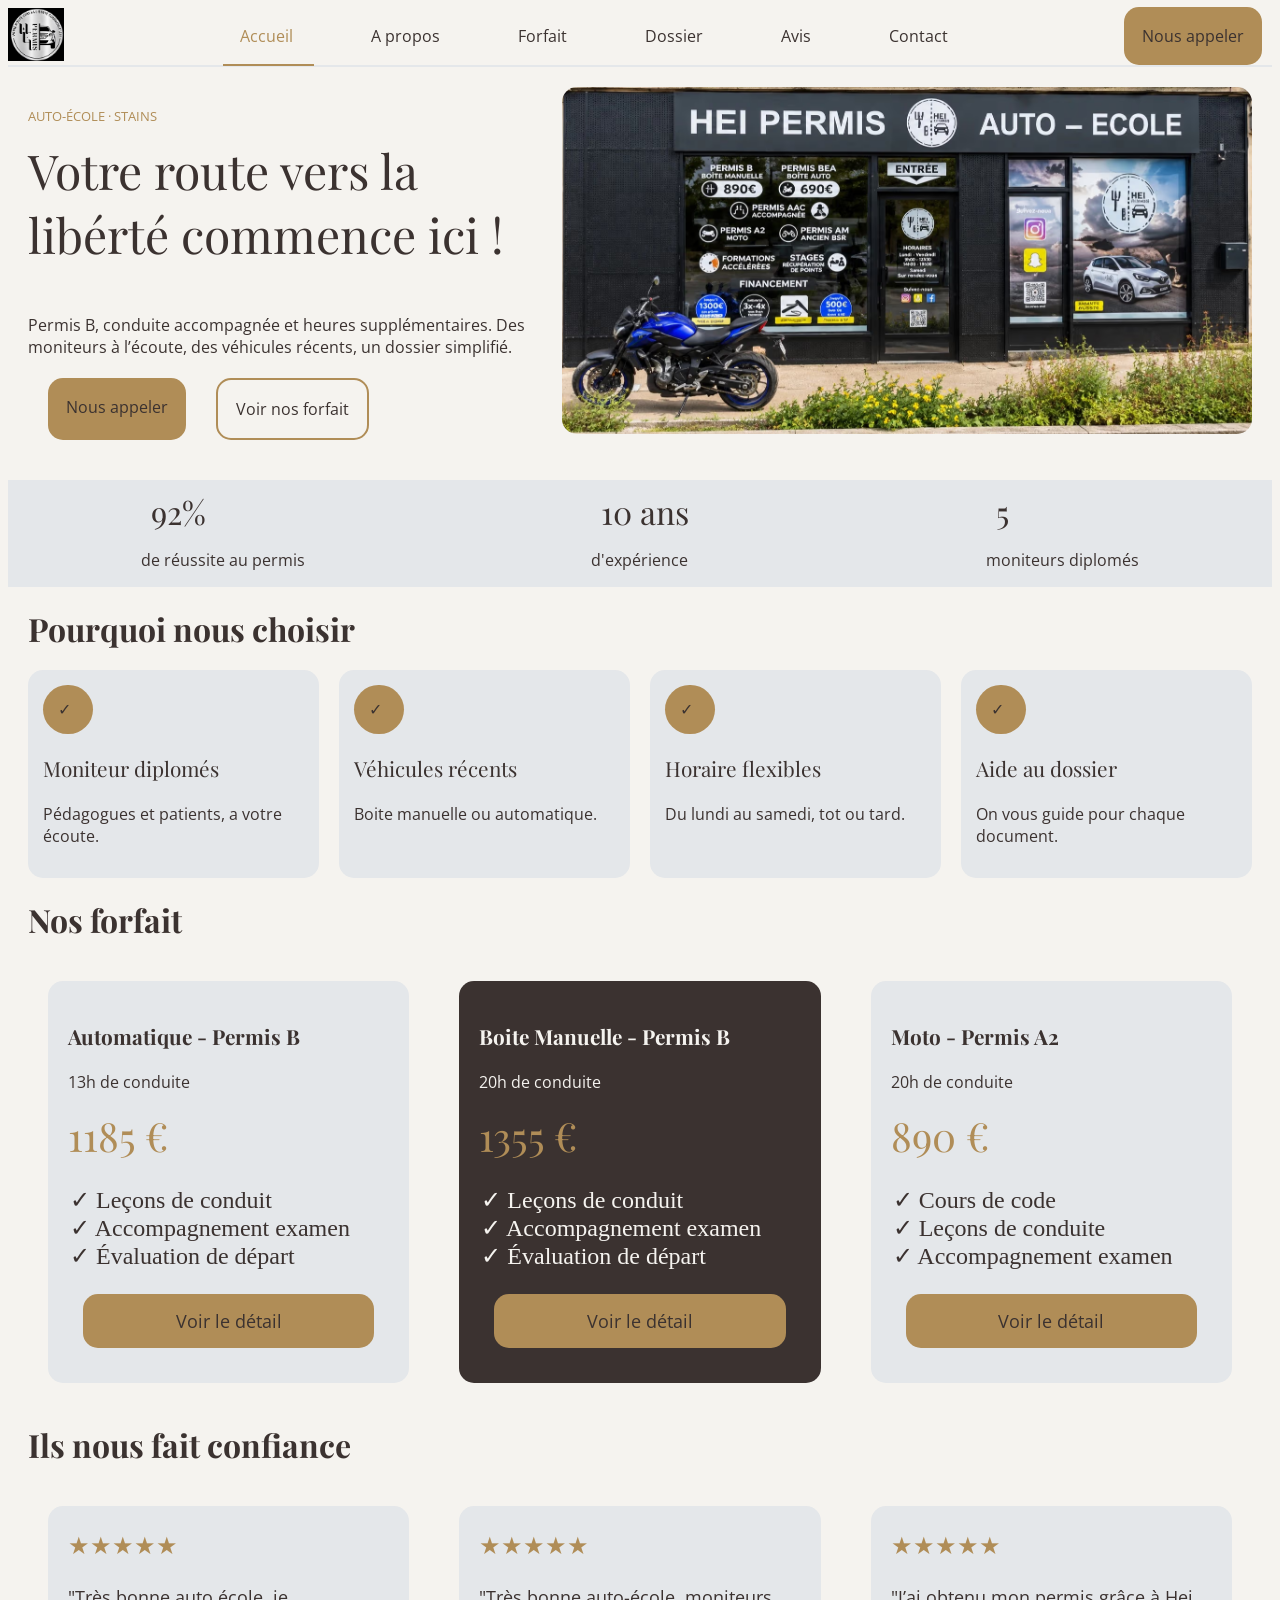
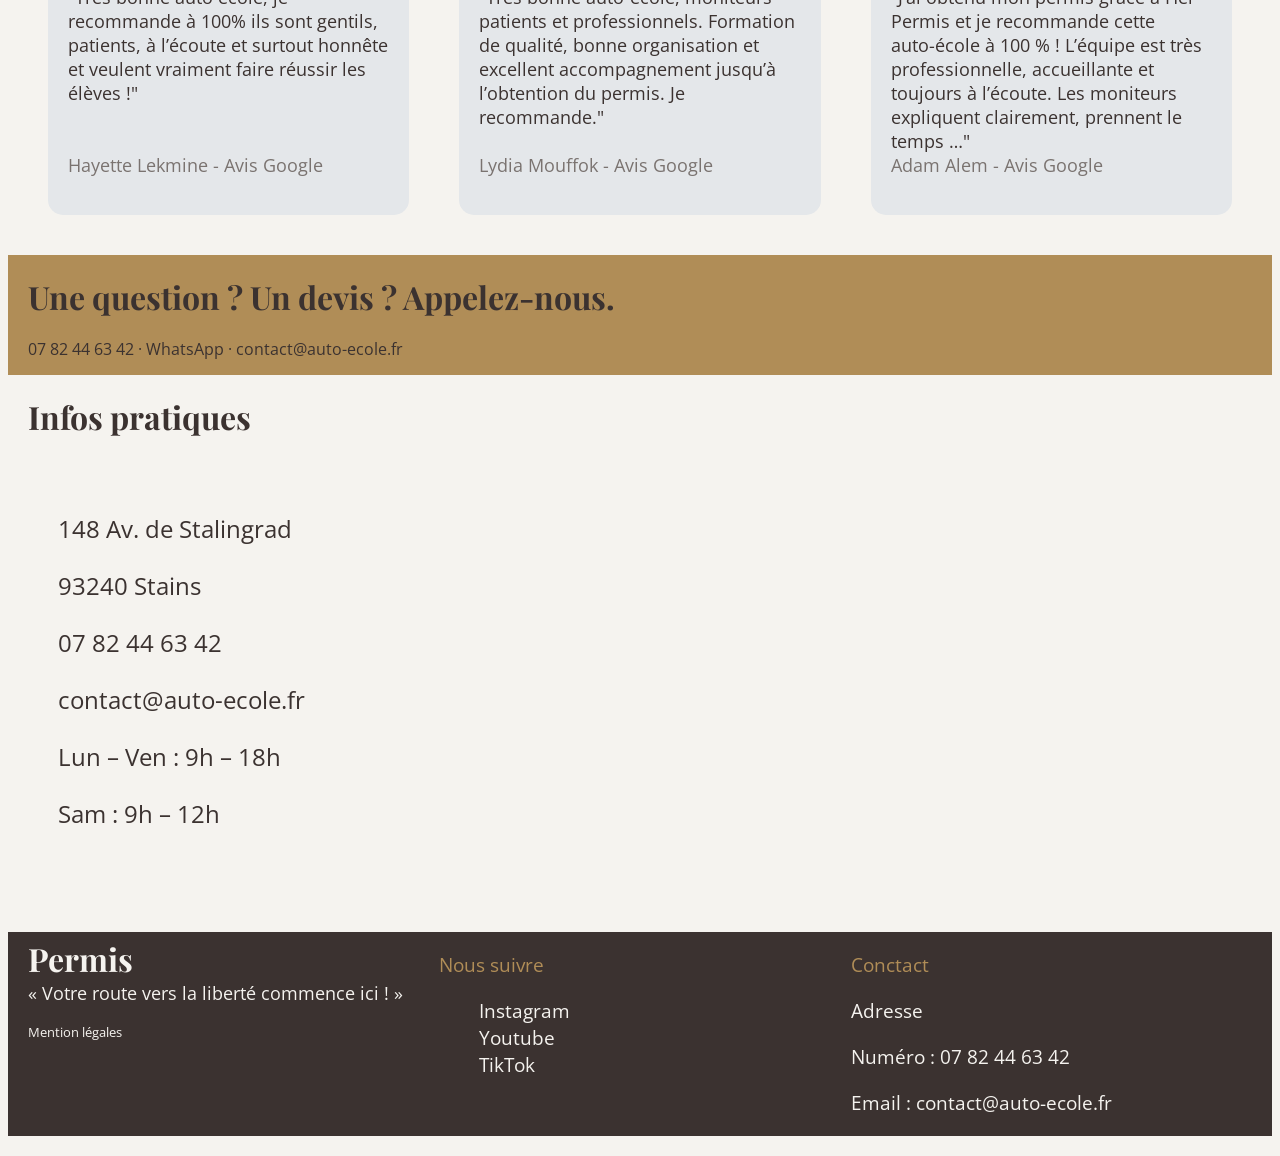
<file: index.html>
<!DOCTYPE html>

<html>
    <head>
        <meta charset="utf-8"/>
        <title>Accueil</title>
        <link href="Style.css" rel="stylesheet" />
        <link rel="preconnect" href="https://fonts.googleapis.com">
        <link rel="preconnect" href="https://fonts.gstatic.com" crossorigin>
        <link href="https://fonts.googleapis.com/css2?family=Google+Sans+Flex&family=Manrope:wght@200..800&family=Montserrat:ital,wght@0,100..900;1,100..900&family=Open+Sans:ital,wght@0,300..800;1,300..800&family=Playfair+Display:ital,wght@0,400..900;1,400..900&display=swap" rel="stylesheet">
        <meta name="viewport" content="width=device-width, initial-scale=1">
        <link rel="preconnect" href="https://fonts.googleapis.com">
        <link rel="preconnect" href="https://fonts.gstatic.com" crossorigin>
        <link href="https://fonts.googleapis.com/css2?family=Google+Sans+Flex&family=Manrope:wght@200..800&family=Montserrat:ital,wght@0,100..900;1,100..900&family=Open+Sans:ital,wght@0,300..800;1,300..800&family=Playfair+Display:ital,wght@0,400..900;1,400..900&display=swap" rel="stylesheet">
    </head>
    <body>
        <!-- Navigateur --->
        <header>
            <nav>
                <div class="logo" >
                 <a href="index.html">
                      <img src="logo.PNG" title="logo" alt="logo Auto école hei" class="l1"/>
                 </a>
                </div>
                <button id="burger" aria-label="Menu">
                    <span></span>
                    <span></span>
                    <span></span>
                </button>

                <div class="p2" id="menu">
                    <a  href="index.html" class="b1">
                     Accueil
                    </a>
                    <a href="a propos.html" class="b2">
                        A propos
                    </a>
                    <a href="forfait.html" class="b2">
                        Forfait
                     </a>
                    <a href="dossier.html" class="b2">
                     Dossier
                    </a>
                    <a href="avis.html" class="b2">
                     Avis
                    </a>
                    <a href="conctact.html" class="b2">
                      Contact
                    </a>
                </div>
                <div class="p3">
                    <a href="tel: +33782446342" class="b3">
                     Nous appeler
                    </a>

                </div>

             </nav>
        </header>

        <!-- Section1 -->
        <main class="main1">
            <section class="section1">
                <div>
                    <p class="T1">
                        AUTO-ÉCOLE · STAINS
                    </p>
                    <p class="T2">
                        Votre route vers la libérté commence ici !
                    </p>
                    <p class="T3">
                        Permis B, conduite accompagnée et heures supplémentaires. Des moniteurs à l’écoute, des véhicules récents, un dossier simplifié.
                    </p>
                    <div class="S1">
                        <a href="tel: +33782446342" class="T4">
                            Nous appeler
                        </a>
                        <a href="forfait.html" class="T5">
                            Voir nos forfait
                        </a>
                    </div>
                </div>
                <div>
                    <a>
                        <img src="auto-ecole.PNG" title="AUTO-ÉCOLE hei" alt="Photo de l'auto AUTO-ÉCOLE hei" class="img1"/>
                    </a>
                </div>

            </section>


        </main>
        <!--section 2-->

        <section class="section2">
            <div>
                <p class="T6">
                    92%
                </p>
                <p class="T7">
                    de réussite au permis
                </P>
            </div>
            <div>
                <p class="T6">
                    10 ans
                </p>
                <p class="T7">
                    d'expérience
                </p>
            </div>
            <div>
                <p class="T6">
                    5
                </p>
                <p class="T7">
                    moniteurs diplomés
                </p>
            </div>

        </section>
        <!-- section 3-->
        <section>
            <h2 class="TT3">
                Pourquoi nous choisir
            </h2>
            <div class="section3">
                
                <div class="B1">
                    <a class="logo2">
                        ✓
                    </a>
                    <p class="T8">
                        Moniteur diplomés
                    </p>
                    <p class="T9">
                      Pédagogues et patients, a votre écoute.
                    </p>
                </div>
                <div class="B1">
                    <a class="logo2">
                        ✓
                    </a>
                    <p class="T8">
                       Véhicules récents
                    </p>
                    <p class="T9">
                     Boite manuelle ou automatique.
                    </p>
                </div>
                
                <div class="B1">
                    <a class="logo2">
                        ✓
                    </a>
                    <p class="T8">
                        Horaire flexibles 
                    </p>
                    <p class="T9">
                     Du lundi au samedi, tot ou tard.
                    </p>
                </div>
                <div class="B1">
                    <a class="logo2">
                        ✓
                    </a>
                    <p class="T8">
                        Aide au dossier
                    </p>
                    <p class="T9">
                     On vous guide pour chaque document.
                    </p>
                </div>

            </div>
        </section>

        <section>
            <h2 class="TT8">
                Nos forfait
            </h2>
            <div class="section4">
                <div class="p7">
                    <h3 class="T11">
                        Automatique - Permis B
                    </h3>
                    <p class="T12">
                        13h de conduite
                    </p>
                    <p class="T13">
                        1185 €
                    </p>
                    <p>
                        <ul class="liste1">
                            <li >
                                ✓ Leçons de conduit
                            </li>
                            <li>
                                ✓ Accompagnement examen
                            </li>
                            <li>
                                ✓ Évaluation de départ
                            </li>
                        </ul>
                    </p>
                    <a href="forfait.html" class="Bouton1">
                        Voir le détail
                    </a>
                </div>
                <div class="p8">
                    <h3 class="tt1">
                        Boite Manuelle  - Permis B
                    </h3>
                    <p class="tt2">
                        20h de conduite
                    </p>
                    <p class="T13">
                        1355 €
                    </p>
                    <p>
                        <ul class="liste2">
                            <li>
                                ✓ Leçons de conduit
                            </li>
                            <li>
                             ✓ Accompagnement examen
                            </li>
                            <li>
                                ✓ Évaluation de départ
                            </li>
                        </ul>
                    </p>
                    <a href="forfait.html" class="Bout">
                        Voir le détail
                    </a>
                </div>
                <div class="p7">
                    <h3 class="T11">
                        Moto - Permis A2
                    </h3>
                    <p class="T12">
                        20h de conduite
                    </p>
                    <p class="T13">
                        890 €
                    </p>
                    <p>
                     <ul class="liste1">
                        <li>
                            ✓ Cours de code
                        </li>
                        <li>
                            ✓ Leçons de conduite
                        </li>
                        <li>
                            ✓ Accompagnement examen
                        </li>
                    </ul>
                    </p>
                    <a href="forfait.html" class="Bouton1">
                     Voir le détail
                    </a>
                </div>
            </div>
        </section>
        <section>
            <h2 class="T14">
                Ils nous fait confiance
            </h2>
            <div class="section5">
                <div class="ST1">
                    <p class="etoile">
                        ★★★★★
                    </p>
                    <p class="T15">
                        "Très bonne auto école, je recommande à 100% ils sont gentils, patients, à l’écoute et surtout honnête et veulent vraiment faire réussir les élèves !"
                    </p>
                    <p class="T16">
                        Hayette Lekmine - Avis Google
                    </p>
                </div>
                <div class="ST1">
                    <p class="etoile">
                        ★★★★★
                    </p>
                    <p class="T15">
                        "Très bonne auto-école, moniteurs patients et professionnels. Formation de qualité, bonne organisation et excellent accompagnement jusqu’à l’obtention du permis. Je recommande."
                    </p>
                    <p class="T16">
                        Lydia Mouffok - Avis Google
                    </p>
                </div>
                <div class="ST1">
                    <p class="etoile">
                        ★★★★★
                    </p>
                    <p class="T15">
                        "J’ai obtenu mon permis grâce à Hei Permis et je recommande cette auto-école à 100 % ! L’équipe est très professionnelle, accueillante et toujours à l’écoute. Les moniteurs expliquent clairement, prennent le temps …"
                    </p>
                    <p class="T16">
                        Adam Alem - Avis Google
                    </p>
                </div>
            </div>

        </section>
        <section class="section6">
            <h2 class="T17">
                Une question ? Un devis ? Appelez-nous.
            </h2>
            <p class="T18">
                07 82 44 63 42 · WhatsApp · contact@auto-ecole.fr
            </p>
        </section>
        <section>
            <h2 class="T19">
                Infos pratiques
            </h2>
            <div class="section7">
                <div class="TT19">
                    <p class="TT20">
                        148 Av. de Stalingrad
                    </p>
                    <p class="TT20">
                        93240 Stains
                    </p>
                    <p class="TT20">
                        07 82 44 63 42
                    </p>
                    <p class="TT20"> 
                        contact@auto-ecole.fr
                    </p>
                    <p class="TT20">
                        Lun – Ven : 9h – 18h
                    </p>
                    <p class="TT20">
                        Sam : 9h – 12h
                    </p>
                </div>
                <div>
                    <a class="chiche">
                        <iframe src="https://www.google.com/maps/embed?pb=!1m18!1m12!1m3!1d2620.100038569748!2d2.3857431116045857!3d48.951580971225376!2m3!1f0!2f0!3f0!3m2!1i1024!2i768!4f13.1!3m3!1m2!1s0x47e66b53bf5720fb%3A0x76e69d4cac1fa4a2!2sHEI%20PERMIS%20AUTO%20ECOLE!5e0!3m2!1sfr!2sfr!4v1793480374522!5m2!1sfr!2sfr" width="600" height="450" style="border:0;" allowfullscreen="" loading="lazy" referrerpolicy="strict-origin-when-cross-origin"></iframe>
                    </a>
                </div>
            </div>

        </section>
        <footer>
            <section class="section8">
                <div>
                    <h2 class="T25">
                        Permis
                    </h2>
                    <p class="T26">
                        « Votre route vers la liberté commence ici ! »
                    </p>
                    <a href="mention.html" class="T27">
                        Mention légales
                    </a>
                </div>
                <div>
                    <p class="T28">
                        Nous suivre
                    </p>
                    <ul class="T29">
                        <li>
                            <a href="https://www.instagram.com/heipermis/" class="Z1">
                                Instagram
                            </a>
                        </li>
                        <li>
                            <a class="Z1">
                                Youtube
                            </a>
                        </li>
                        <li>
                            <a href="https://www.tiktok.com/@hei.permis" class="Z1">
                                TikTok
                            </a>
                        </li>
                    </ul>
                </div>
                <div>
                    <p class="T28">
                        Conctact
                    </p>
                    <p>
                        <a href="https://www.google.com/maps/dir//HEI+PERMIS+AUTO+ECOLE,+148+Av.+de+Stalingrad,+93240+Stains/@48.9514351,2.3879886,19z/data=!4m17!1m7!3m6!1s0x47e66b53bf5720fb:0x76e69d4cac1fa4a2!2sHEI+PERMIS+AUTO+ECOLE!8m2!3d48.951581!4d2.3883234!16s%2Fg%2F11lyx0sh_w!4m8!1m0!1m5!1m1!1s0x47e66b53bf5720fb:0x76e69d4cac1fa4a2!2m2!1d2.3883753!2d48.9515886!3e3?entry=ttu&g_ep=EgoyMDI2MTAxMy4wIKXMDSoASAFQAw%3D%3D" class="Z1">
                            Adresse
                        </a>
                    </p>
                    <p class="Z2">
                        Numéro : 07 82 44 63 42
                    </p>
                    <p class="Z2">
                        Email : contact@auto-ecole.fr
                    </p>
                </div>
            </section>
        </footer>



        <script src="sript.js"></script>
    </body>





</html>
</file>
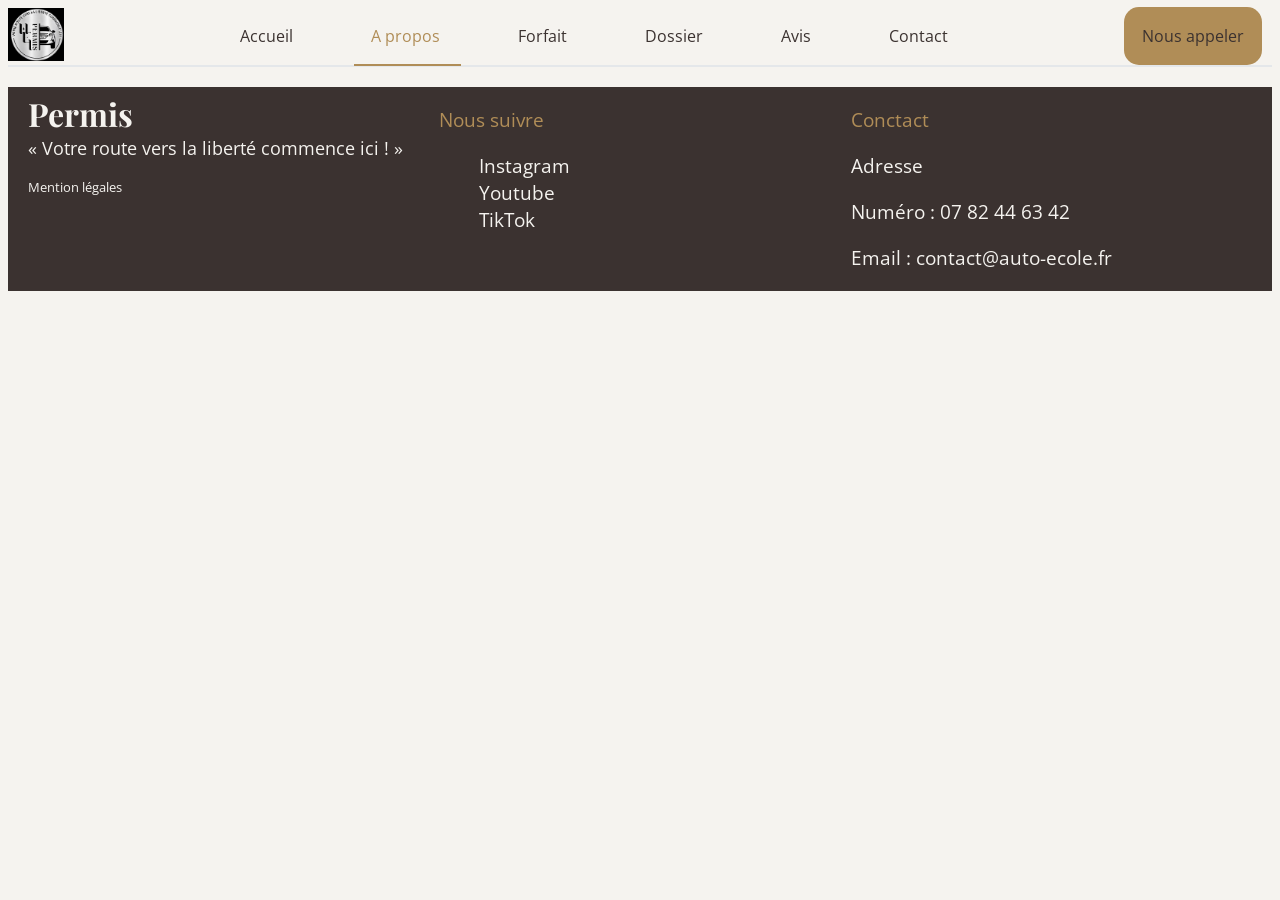
<file: a propos.html>
<!DOCTYPE html>

<html>
    <head>
        <meta charset="utf-8"/>
        <title>Accueil</title>
        <link href="Style.css" rel="stylesheet" />
        <link rel="preconnect" href="https://fonts.googleapis.com">
        <link rel="preconnect" href="https://fonts.gstatic.com" crossorigin>
        <link href="https://fonts.googleapis.com/css2?family=Google+Sans+Flex&family=Manrope:wght@200..800&family=Montserrat:ital,wght@0,100..900;1,100..900&family=Open+Sans:ital,wght@0,300..800;1,300..800&family=Playfair+Display:ital,wght@0,400..900;1,400..900&display=swap" rel="stylesheet">
        <meta name="viewport" content="width=device-width, initial-scale=1">
        <link rel="preconnect" href="https://fonts.googleapis.com">
        <link rel="preconnect" href="https://fonts.gstatic.com" crossorigin>
        <link href="https://fonts.googleapis.com/css2?family=Google+Sans+Flex&family=Manrope:wght@200..800&family=Montserrat:ital,wght@0,100..900;1,100..900&family=Open+Sans:ital,wght@0,300..800;1,300..800&family=Playfair+Display:ital,wght@0,400..900;1,400..900&display=swap" rel="stylesheet">
    </head>
    <body>
        <!-- Navigateur --->
        <header>
            <nav>
                <div class="logo" >
                 <a href="index.html">
                      <img src="logo.PNG" title="logo" alt="logo Auto école hei" class="l1"/>
                 </a>
                </div>
                <button id="burger" aria-label="Menu">
                    <span></span>
                    <span></span>
                    <span></span>
                </button>

                <div class="p2" id="menu">
                    <a  href="index.html" class="b2">
                     Accueil
                    </a>
                    <a href="a propos.html" class="b1">
                        A propos
                    </a>
                    <a href="forfait.html" class="b2">
                        Forfait
                     </a>
                    <a href="dossier.html" class="b2">
                     Dossier
                    </a>
                    <a href="avis.html" class="b2">
                     Avis
                    </a>
                    <a href="conctact.html" class="b2">
                      Contact
                    </a>
                </div>
                <div class="p3">
                    <a href="tel: +33782446342" class="b3">
                     Nous appeler
                    </a>

                </div>

             </nav>
        </header>

        
        <footer>
            <section class="section8">
                <div>
                    <h2 class="T25">
                        Permis
                    </h2>
                    <p class="T26">
                        « Votre route vers la liberté commence ici ! »
                    </p>
                    <a href="mention.html" class="T27">
                        Mention légales
                    </a>
                </div>
                <div>
                    <p class="T28">
                        Nous suivre
                    </p>
                    <ul class="T29">
                        <li>
                            <a href="https://www.instagram.com/heipermis/" class="Z1">
                                Instagram
                            </a>
                        </li>
                        <li>
                            <a class="Z1">
                                Youtube
                            </a>
                        </li>
                        <li>
                            <a href="https://www.tiktok.com/@hei.permis" class="Z1">
                                TikTok
                            </a>
                        </li>
                    </ul>
                </div>
                <div>
                    <p class="T28">
                        Conctact
                    </p>
                    <p>
                        <a href="https://www.google.com/maps/dir//HEI+PERMIS+AUTO+ECOLE,+148+Av.+de+Stalingrad,+93240+Stains/@48.9514351,2.3879886,19z/data=!4m17!1m7!3m6!1s0x47e66b53bf5720fb:0x76e69d4cac1fa4a2!2sHEI+PERMIS+AUTO+ECOLE!8m2!3d48.951581!4d2.3883234!16s%2Fg%2F11lyx0sh_w!4m8!1m0!1m5!1m1!1s0x47e66b53bf5720fb:0x76e69d4cac1fa4a2!2m2!1d2.3883753!2d48.9515886!3e3?entry=ttu&g_ep=EgoyMDI2MTAxMy4wIKXMDSoASAFQAw%3D%3D" class="Z1">
                            Adresse
                        </a>
                    </p>
                    <p class="Z2">
                        Numéro : 07 82 44 63 42
                    </p>
                    <p class="Z2">
                        Email : contact@auto-ecole.fr
                    </p>
                </div>
            </section>
        </footer>



        <script src="sript.js"></script>
    </body>





</html>
</file>
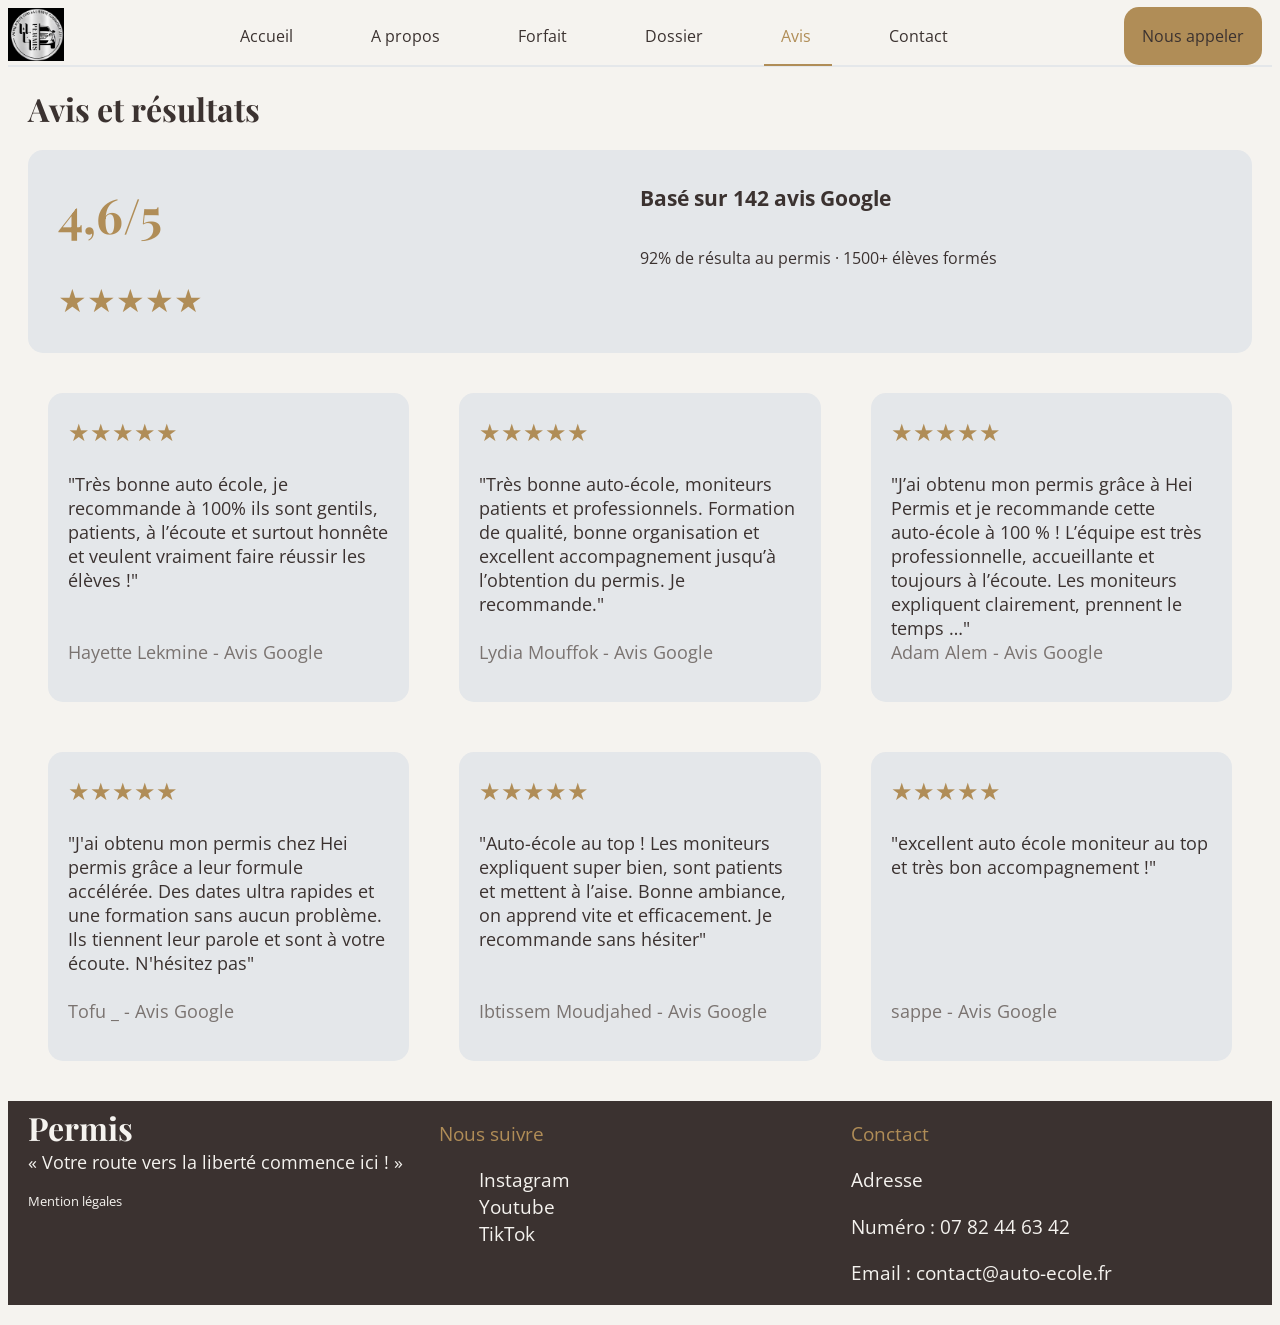
<file: avis.html>
<!DOCTYPE html>

<html>
    <head>
        <meta charset="utf-8"/>
        <title>Accueil</title>
        <link href="Style.css" rel="stylesheet" />
        <link rel="preconnect" href="https://fonts.googleapis.com">
        <link rel="preconnect" href="https://fonts.gstatic.com" crossorigin>
        <link href="https://fonts.googleapis.com/css2?family=Google+Sans+Flex&family=Manrope:wght@200..800&family=Montserrat:ital,wght@0,100..900;1,100..900&family=Open+Sans:ital,wght@0,300..800;1,300..800&family=Playfair+Display:ital,wght@0,400..900;1,400..900&display=swap" rel="stylesheet">
        <meta name="viewport" content="width=device-width, initial-scale=1">
        <link rel="preconnect" href="https://fonts.googleapis.com">
        <link rel="preconnect" href="https://fonts.gstatic.com" crossorigin>
        <link href="https://fonts.googleapis.com/css2?family=Google+Sans+Flex&family=Manrope:wght@200..800&family=Montserrat:ital,wght@0,100..900;1,100..900&family=Open+Sans:ital,wght@0,300..800;1,300..800&family=Playfair+Display:ital,wght@0,400..900;1,400..900&display=swap" rel="stylesheet">
    </head>
    <body>
        <!-- Navigateur --->
        <header>
            <nav>
                <div class="logo" >
                 <a href="index.html">
                      <img src="logo.PNG" title="logo" alt="logo Auto école hei" class="l1"/>
                 </a>
                </div>
                <button id="burger" aria-label="Menu">
                    <span></span>
                    <span></span>
                    <span></span>
                </button>

                <div class="p2" id="menu">
                    <a  href="index.html" class="b2">
                     Accueil
                    </a>
                    <a href="a propos.html" class="b2">
                        A propos
                    </a>
                    <a href="forfait.html" class="b2">
                        Forfait
                     </a>
                    <a href="dossier.html" class="b2">
                     Dossier
                    </a>
                    <a href="avis.html" class="b1">
                     Avis
                    </a>
                    <a href="conctact.html" class="b2">
                      Contact
                    </a>
                </div>
                <div class="p3">
                    <a href="tel: +33782446342" class="b3">
                     Nous appeler
                    </a>

                </div>

             </nav>
        </header>
<!- section 12-!>
        <main>
            <h2 class="T14">
                Avis et résultats
            </h2>
            <div class="section12">
                <div class="BB2">
                    <h1 class="AA1">
                        4,6/5
                    </h1>
                    <p class="AA2">
                        ★★★★★
                    </p>
                </div>
                <div>
                    <h5 class="AA3">
                        Basé sur 142 avis Google
                    </h5>
                    <p class="AA4">
                        92% de résulta au permis · 1500+ élèves formés
                    </p>
                </div>

            </div>
        </main>

        <!-- Section1 -->
        
        <section>
            <div class="section5">
                <div class="ST1">
                    <p class="etoile">
                        ★★★★★
                    </p>
                    <p class="T15">
                        "Très bonne auto école, je recommande à 100% ils sont gentils, patients, à l’écoute et surtout honnête et veulent vraiment faire réussir les élèves !"
                    </p>
                    <p class="T16">
                        Hayette Lekmine - Avis Google
                    </p>
                </div>
                <div class="ST1">
                    <p class="etoile">
                        ★★★★★
                    </p>
                    <p class="T15">
                        "Très bonne auto-école, moniteurs patients et professionnels. Formation de qualité, bonne organisation et excellent accompagnement jusqu’à l’obtention du permis. Je recommande."
                    </p>
                    <p class="T16">
                        Lydia Mouffok - Avis Google
                    </p>
                </div>
                <div class="ST1">
                    <p class="etoile">
                        ★★★★★
                    </p>
                    <p class="T15">
                        "J’ai obtenu mon permis grâce à Hei Permis et je recommande cette auto-école à 100 % ! L’équipe est très professionnelle, accueillante et toujours à l’écoute. Les moniteurs expliquent clairement, prennent le temps …"
                    </p>
                    <p class="T16">
                        Adam Alem - Avis Google
                    </p>
                </div>
            </div>
            <div class="section5">
                <div class="ST1">
                    <p class="etoile">
                        ★★★★★
                    </p>
                    <p class="T15">
                        "J'ai obtenu mon permis chez Hei permis grâce a leur formule accélérée. Des dates ultra rapides et une formation sans aucun problème. Ils tiennent leur parole et sont à votre écoute. N'hésitez pas"
                    </p>
                    <p class="T16">
                        Tofu _ - Avis Google
                    </p>
                </div>
                <div class="ST1">
                    <p class="etoile">
                        ★★★★★
                    </p>
                    <p class="T15">
                        "Auto-école au top ! Les moniteurs expliquent super bien, sont patients et mettent à l’aise. Bonne ambiance, on apprend vite et efficacement. Je recommande sans hésiter"
                    </p>
                    <p class="T16">
                        Ibtissem Moudjahed - Avis Google
                    </p>
                </div>
                <div class="ST1">
                    <p class="etoile">
                        ★★★★★
                    </p>
                    <p class="T15">
                        "excellent auto école moniteur au top et très bon accompagnement !"
                    </p>
                    <p class="T16">
                        sappe - Avis Google
                    </p>
                </div>
            </div>

        </section>
        
        <footer>
            <section class="section8">
                <div>
                    <h2 class="T25">
                        Permis
                    </h2>
                    <p class="T26">
                        « Votre route vers la liberté commence ici ! »
                    </p>
                    <a href="mention.html" class="T27">
                        Mention légales
                    </a>
                </div>
                <div>
                    <p class="T28">
                        Nous suivre
                    </p>
                    <ul class="T29">
                        <li>
                            <a href="https://www.instagram.com/heipermis/" class="Z1">
                                Instagram
                            </a>
                        </li>
                        <li>
                            <a class="Z1">
                                Youtube
                            </a>
                        </li>
                        <li>
                            <a href="https://www.tiktok.com/@hei.permis" class="Z1">
                                TikTok
                            </a>
                        </li>
                    </ul>
                </div>
                <div>
                    <p class="T28">
                        Conctact
                    </p>
                    <p>
                        <a href="https://www.google.com/maps/dir//HEI+PERMIS+AUTO+ECOLE,+148+Av.+de+Stalingrad,+93240+Stains/@48.9514351,2.3879886,19z/data=!4m17!1m7!3m6!1s0x47e66b53bf5720fb:0x76e69d4cac1fa4a2!2sHEI+PERMIS+AUTO+ECOLE!8m2!3d48.951581!4d2.3883234!16s%2Fg%2F11lyx0sh_w!4m8!1m0!1m5!1m1!1s0x47e66b53bf5720fb:0x76e69d4cac1fa4a2!2m2!1d2.3883753!2d48.9515886!3e3?entry=ttu&g_ep=EgoyMDI2MTAxMy4wIKXMDSoASAFQAw%3D%3D" class="Z1">
                            Adresse
                        </a>
                    </p>
                    <p class="Z2">
                        Numéro : 07 82 44 63 42
                    </p>
                    <p class="Z2">
                        Email : contact@auto-ecole.fr
                    </p>
                </div>
            </section>
        </footer>



        <script src="sript.js"></script>
    </body>





</html>
</file>
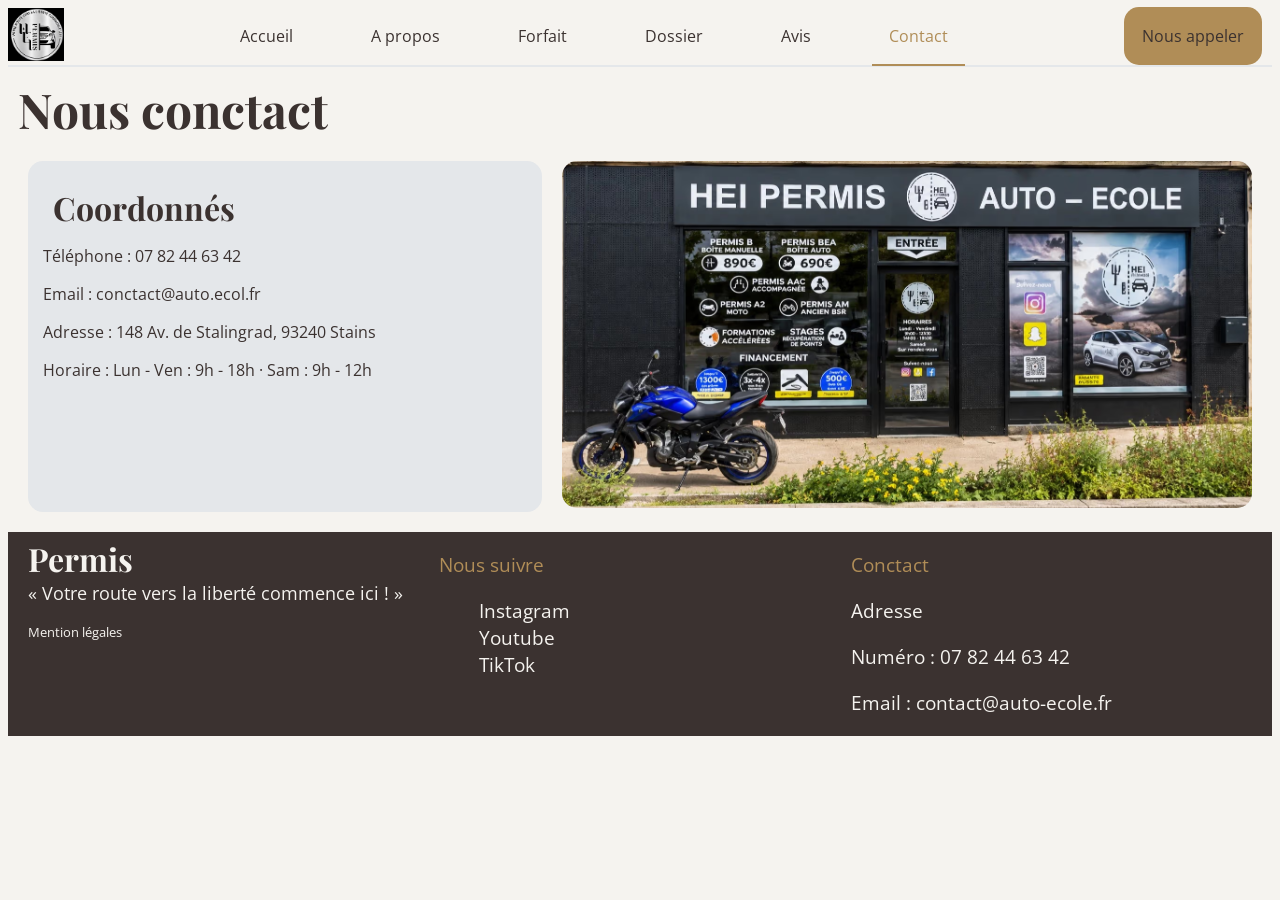
<file: conctact.html>
<!DOCTYPE html>

<html>
    <head>
        <meta charset="utf-8"/>
        <title>Accueil</title>
        <link href="Style.css" rel="stylesheet" />
        <link rel="preconnect" href="https://fonts.googleapis.com">
        <link rel="preconnect" href="https://fonts.gstatic.com" crossorigin>
        <link href="https://fonts.googleapis.com/css2?family=Google+Sans+Flex&family=Manrope:wght@200..800&family=Montserrat:ital,wght@0,100..900;1,100..900&family=Open+Sans:ital,wght@0,300..800;1,300..800&family=Playfair+Display:ital,wght@0,400..900;1,400..900&display=swap" rel="stylesheet">
        <meta name="viewport" content="width=device-width, initial-scale=1">
        <link rel="preconnect" href="https://fonts.googleapis.com">
        <link rel="preconnect" href="https://fonts.gstatic.com" crossorigin>
        <link href="https://fonts.googleapis.com/css2?family=Google+Sans+Flex&family=Manrope:wght@200..800&family=Montserrat:ital,wght@0,100..900;1,100..900&family=Open+Sans:ital,wght@0,300..800;1,300..800&family=Playfair+Display:ital,wght@0,400..900;1,400..900&display=swap" rel="stylesheet">
    </head>
    <body>
        <!-- Navigateur --->
        <header>
            <nav>
                <div class="logo" >
                 <a href="index.html">
                      <img src="logo.PNG" title="logo" alt="logo Auto école hei" class="l1"/>
                 </a>
                </div>
                <button id="burger" aria-label="Menu">
                    <span></span>
                    <span></span>
                    <span></span>
                </button>

                <div class="p2" id="menu">
                    <a  href="index.html" class="b2">
                     Accueil
                    </a>
                    <a href="a propos.html" class="b2">
                        A propos
                    </a>
                    <a href="forfait.html" class="b2">
                        Forfait
                     </a>
                    <a href="dossier.html" class="b2">
                     Dossier
                    </a>
                    <a href="avis.html" class="b2">
                     Avis
                    </a>
                    <a href="conctact.html" class="b1">
                      Contact
                    </a>
                </div>
                <div class="p3">
                    <a href="tel: +33782446342" class="b3">
                     Nous appeler
                    </a>

                </div>

             </nav>
        </header>
        <!- section13-!>
        <main class="main1">
            <h1 class="H2A">
                Nous conctact
            </h1>
            <div class="section13">
                <div class="section13a">
                    <h2 class="H2B">
                        Coordonnés
                    </h2>
                    <p>
                        Téléphone : <a href="tel: +33782446342" class="m1">07 82 44 63 42</a>
                    </p>
                    <p>
                     Email : conctact@auto.ecol.fr
                    </p>
                    <p>
                        Adresse : 148 Av. de Stalingrad, 93240 Stains
                    </p>
                    <p>
                        Horaire : Lun - Ven : 9h - 18h · Sam : 9h - 12h
                    </p>
                </div>
                <div>
                    <a>
                        <img src="auto-ecole.PNG" title="AUTO-ÉCOLE hei" alt="Photo de l'auto AUTO-ÉCOLE hei" class="img1"/>
                    </a>
                </div>
            </div>
        </main>
        
        <footer>
            <section class="section8">
                <div>
                    <h2 class="T25">
                        Permis
                    </h2>
                    <p class="T26">
                        « Votre route vers la liberté commence ici ! »
                    </p>
                    <a href="mention.html" class="T27">
                        Mention légales
                    </a>
                </div>
                <div>
                    <p class="T28">
                        Nous suivre
                    </p>
                    <ul class="T29">
                        <li>
                            <a href="https://www.instagram.com/heipermis/" class="Z1">
                                Instagram
                            </a>
                        </li>
                        <li>
                            <a class="Z1">
                                Youtube
                            </a>
                        </li>
                        <li>
                            <a href="https://www.tiktok.com/@hei.permis" class="Z1">
                                TikTok
                            </a>
                        </li>
                    </ul>
                </div>
                <div>
                    <p class="T28">
                        Conctact
                    </p>
                    <p>
                        <a href="https://www.google.com/maps/dir//HEI+PERMIS+AUTO+ECOLE,+148+Av.+de+Stalingrad,+93240+Stains/@48.9514351,2.3879886,19z/data=!4m17!1m7!3m6!1s0x47e66b53bf5720fb:0x76e69d4cac1fa4a2!2sHEI+PERMIS+AUTO+ECOLE!8m2!3d48.951581!4d2.3883234!16s%2Fg%2F11lyx0sh_w!4m8!1m0!1m5!1m1!1s0x47e66b53bf5720fb:0x76e69d4cac1fa4a2!2m2!1d2.3883753!2d48.9515886!3e3?entry=ttu&g_ep=EgoyMDI2MTAxMy4wIKXMDSoASAFQAw%3D%3D" class="Z1">
                            Adresse
                        </a>
                    </p>
                    <p class="Z2">
                        Numéro : 07 82 44 63 42
                    </p>
                    <p class="Z2">
                        Email : contact@auto-ecole.fr
                    </p>
                </div>
            </section>
        </footer>



        <script src="sript.js"></script>
    </body>





</html>
</file>
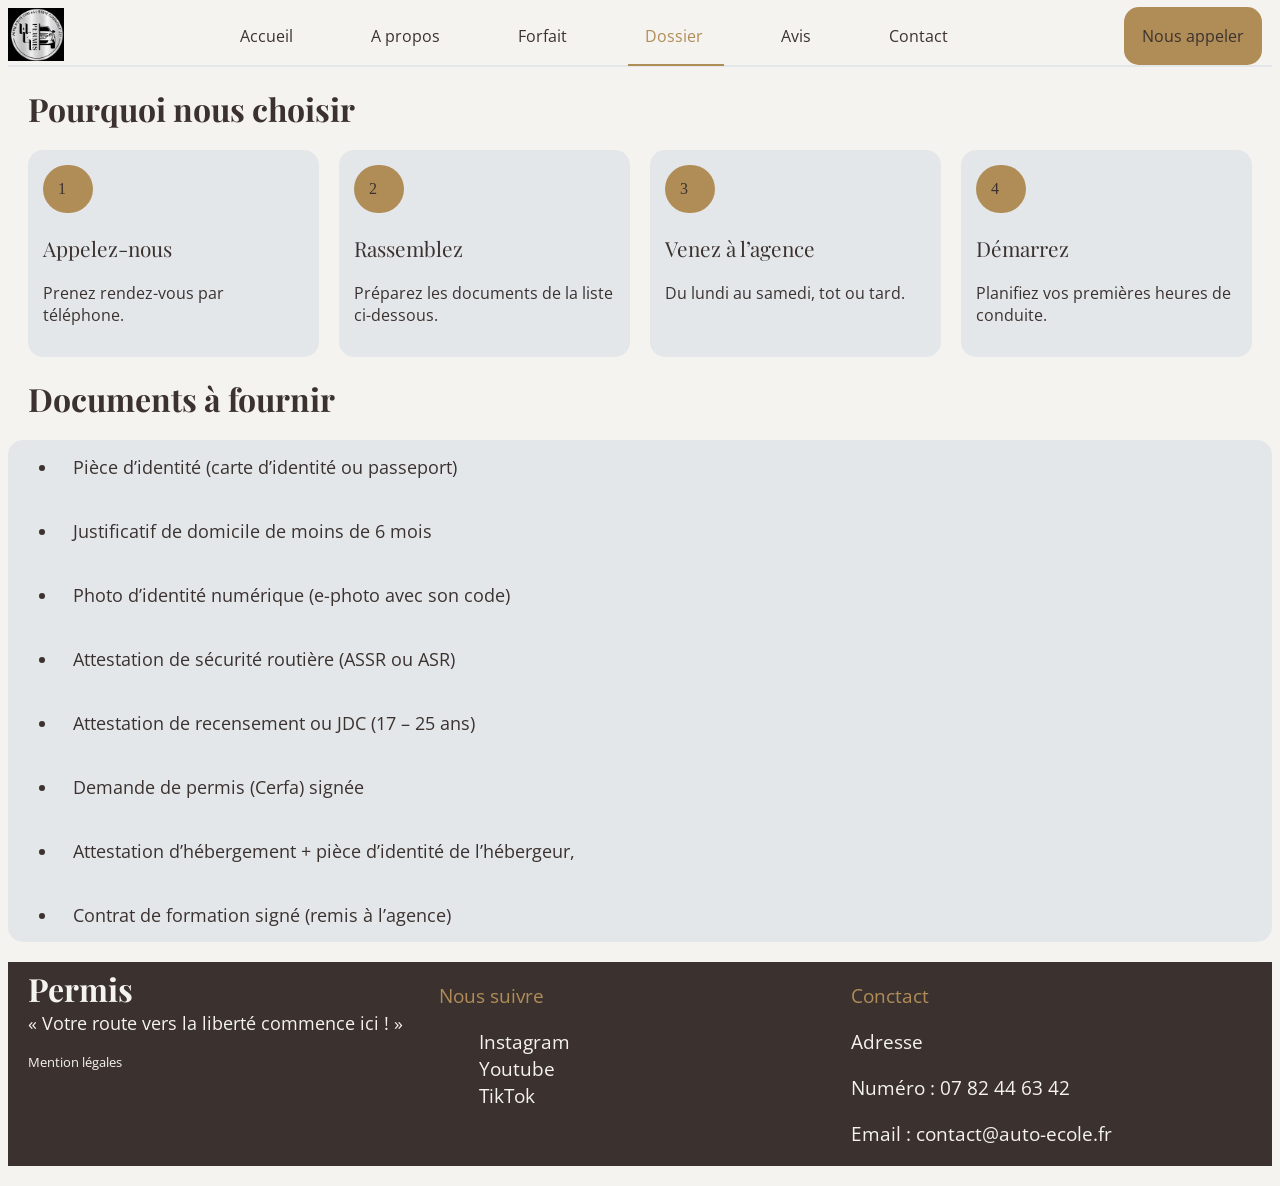
<file: dossier.html>
<!DOCTYPE html>

<html>
    <head>
        <meta charset="utf-8"/>
        <title>Accueil</title>
        <link href="Style.css" rel="stylesheet" />
        <link rel="preconnect" href="https://fonts.googleapis.com">
        <link rel="preconnect" href="https://fonts.gstatic.com" crossorigin>
        <link href="https://fonts.googleapis.com/css2?family=Google+Sans+Flex&family=Manrope:wght@200..800&family=Montserrat:ital,wght@0,100..900;1,100..900&family=Open+Sans:ital,wght@0,300..800;1,300..800&family=Playfair+Display:ital,wght@0,400..900;1,400..900&display=swap" rel="stylesheet">
        <meta name="viewport" content="width=device-width, initial-scale=1">
        <link rel="preconnect" href="https://fonts.googleapis.com">
        <link rel="preconnect" href="https://fonts.gstatic.com" crossorigin>
        <link href="https://fonts.googleapis.com/css2?family=Google+Sans+Flex&family=Manrope:wght@200..800&family=Montserrat:ital,wght@0,100..900;1,100..900&family=Open+Sans:ital,wght@0,300..800;1,300..800&family=Playfair+Display:ital,wght@0,400..900;1,400..900&display=swap" rel="stylesheet">
    </head>
    <body>
        <!-- Navigateur --->
        <header>
            <nav>
                <div class="logo" >
                 <a href="index.html">
                      <img src="logo.PNG" title="logo" alt="logo Auto école hei" class="l1"/>
                 </a>
                </div>
                <button id="burger" aria-label="Menu">
                    <span></span>
                    <span></span>
                    <span></span>
                </button>

                <div class="p2" id="menu">
                    <a  href="index.html" class="b2">
                     Accueil
                    </a>
                    <a href="a propos.html" class="b2">
                        A propos
                    </a>
                    <a href="forfait.html" class="b2">
                        Forfait
                     </a>
                    <a href="dossier.html" class="b1">
                     Dossier
                    </a>
                    <a href="avis.html" class="b2">
                     Avis
                    </a>
                    <a href="conctact.html" class="b2">
                      Contact
                    </a>
                </div>
                <div class="p3">
                    <a href="tel: +33782446342" class="b3">
                     Nous appeler
                    </a>

                </div>

             </nav>
        </header>

        <!-- section 3-->
        <main>
            <h2 class="TT3">
                Pourquoi nous choisir
            </h2>
            <div class="section3">
                
                <div class="B1">
                    <a class="logo2">
                        1
                    </a>
                    <p class="T8">
                        Appelez-nous
                    </p>
                    <p class="T99">
                        Prenez rendez-vous par téléphone.
                    </p>
                </div>
                <div class="B1">
                    <a class="logo2">
                        2
                    </a>
                    <p class="T8">
                        Rassemblez
                    </p>
                    <p class="T99">
                        Préparez les documents de la liste ci-dessous.
                    </p>
                </div>
                
                <div class="B1">
                    <a class="logo2">
                        3
                    </a>
                    <p class="T8">
                        Venez à l’agence
                    </p>
                    <p class="T99">
                     Du lundi au samedi, tot ou tard.
                    </p>
                </div>
                <div class="B1">
                    <a class="logo2">
                        4
                    </a>
                    <p class="T8">
                        Démarrez
                    </p>
                    <p class="T99">
                     Planifiez vos premières heures de conduite.
                    </p>
                </div>

            </div>
        </main>

    <!--section11-->

        <section>
            <h2 class="TT6">
                Documents à fournir
            </h2>
            <div>
                <ul class="liste10">
                    <li class="li12">
                        Pièce d’identité (carte d’identité ou passeport)
                    </li>
                    <li class="li12">
                        Justificatif de domicile de moins de 6 mois
                    </li>
                    <li class="li12">
                        Photo d’identité numérique (e-photo avec son code)
                    </li>
                    <li class="li12">
                        Attestation de sécurité routière (ASSR ou ASR)
                    </li>
                    <li class="li12">
                        Attestation de recensement ou JDC (17 – 25 ans)
                    </li>
                    <li class="li12">
                        Demande de permis (Cerfa) signée
                    </li>
                    <li class="li12">
                        Attestation d’hébergement + pièce d’identité de l’hébergeur, 
                    </li>
                    <li class="li12">
                        Contrat de formation signé (remis à l’agence)
                    </li>
                </ul>
            </div>
        </section>

        <footer>
            <section class="section8">
                <div>
                    <h2 class="T25">
                        Permis
                    </h2>
                    <p class="T26">
                        « Votre route vers la liberté commence ici ! »
                    </p>
                    <a href="mention.html" class="T27">
                        Mention légales
                    </a>
                </div>
                <div>
                    <p class="T28">
                        Nous suivre
                    </p>
                    <ul class="T29">
                        <li>
                            <a href="https://www.instagram.com/heipermis/" class="Z1">
                                Instagram
                            </a>
                        </li>
                        <li>
                            <a class="Z1">
                                Youtube
                            </a>
                        </li>
                        <li>
                            <a href="https://www.tiktok.com/@hei.permis" class="Z1">
                                TikTok
                            </a>
                        </li>
                    </ul>
                </div>
                <div>
                    <p class="T28">
                        Conctact
                    </p>
                    <p>
                        <a href="https://www.google.com/maps/dir//HEI+PERMIS+AUTO+ECOLE,+148+Av.+de+Stalingrad,+93240+Stains/@48.9514351,2.3879886,19z/data=!4m17!1m7!3m6!1s0x47e66b53bf5720fb:0x76e69d4cac1fa4a2!2sHEI+PERMIS+AUTO+ECOLE!8m2!3d48.951581!4d2.3883234!16s%2Fg%2F11lyx0sh_w!4m8!1m0!1m5!1m1!1s0x47e66b53bf5720fb:0x76e69d4cac1fa4a2!2m2!1d2.3883753!2d48.9515886!3e3?entry=ttu&g_ep=EgoyMDI2MTAxMy4wIKXMDSoASAFQAw%3D%3D" class="Z1">
                            Adresse
                        </a>
                    </p>
                    <p class="Z2">
                        Numéro : 07 82 44 63 42
                    </p>
                    <p class="Z2">
                        Email : contact@auto-ecole.fr
                    </p>
                </div>
            </section>
        </footer>



        <script src="sript.js"></script>
    </body>





</html>
</file>
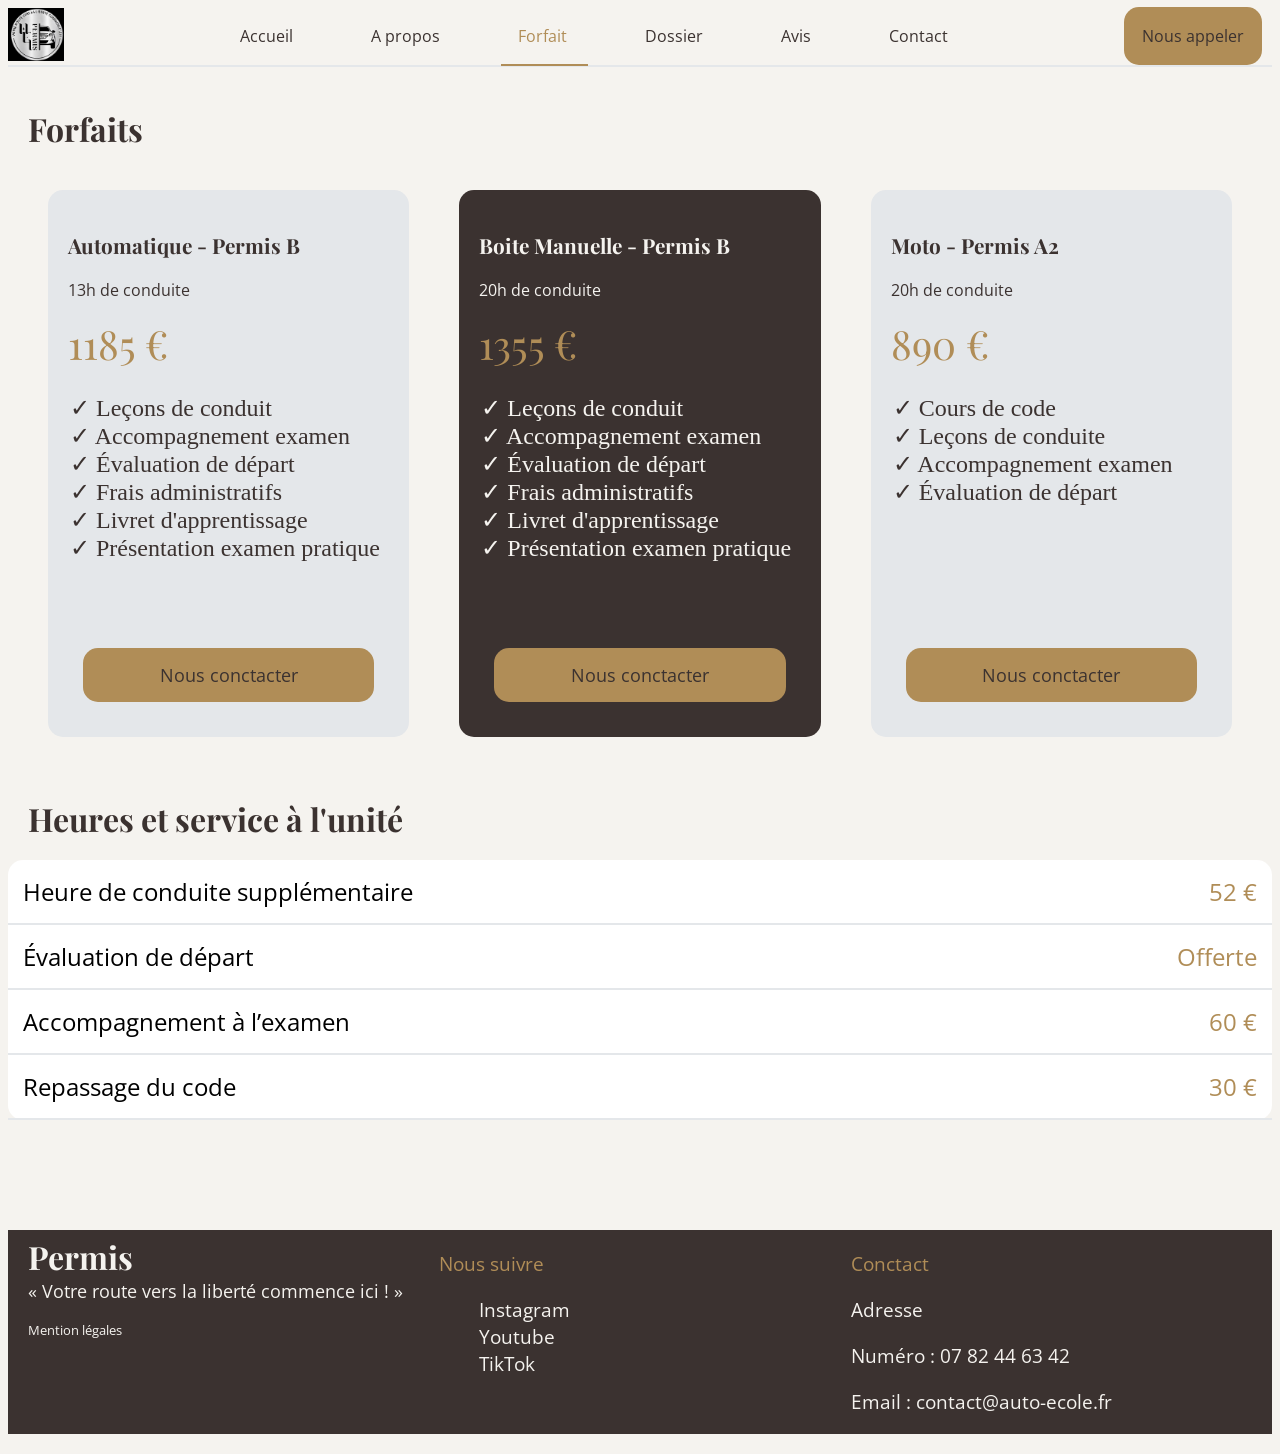
<file: forfait.html>
<!DOCTYPE html>

<html>
    <head>
        <meta charset="utf-8"/>
        <title>Accueil</title>
        <link href="Style.css" rel="stylesheet" />
        <link rel="preconnect" href="https://fonts.googleapis.com">
        <link rel="preconnect" href="https://fonts.gstatic.com" crossorigin>
        <link href="https://fonts.googleapis.com/css2?family=Google+Sans+Flex&family=Manrope:wght@200..800&family=Montserrat:ital,wght@0,100..900;1,100..900&family=Open+Sans:ital,wght@0,300..800;1,300..800&family=Playfair+Display:ital,wght@0,400..900;1,400..900&display=swap" rel="stylesheet">
        <meta name="viewport" content="width=device-width, initial-scale=1">
        <link rel="preconnect" href="https://fonts.googleapis.com">
        <link rel="preconnect" href="https://fonts.gstatic.com" crossorigin>
        <link href="https://fonts.googleapis.com/css2?family=Google+Sans+Flex&family=Manrope:wght@200..800&family=Montserrat:ital,wght@0,100..900;1,100..900&family=Open+Sans:ital,wght@0,300..800;1,300..800&family=Playfair+Display:ital,wght@0,400..900;1,400..900&display=swap" rel="stylesheet">
    </head>
    <body>
        <!-- Navigateur --->
        <header>
            <nav>
                <div class="logo" >
                 <a href="index.html">
                      <img src="logo.PNG" title="logo" alt="logo Auto école hei" class="l1"/>
                 </a>
                </div>
                <button id="burger" aria-label="Menu">
                    <span></span>
                    <span></span>
                    <span></span>
                </button>

                <div class="p2" id="menu">
                    <a  href="index.html" class="b2">
                     Accueil
                    </a>
                    <a href="a propos.html" class="b2">
                        A propos
                    </a>
                    <a href="forfait.html" class="b1">
                        Forfait
                     </a>
                    <a href="dossier.html" class="b2">
                     Dossier
                    </a>
                    <a href="avis.html" class="b2">
                     Avis
                    </a>
                    <a href="conctact.html" class="b2">
                      Contact
                    </a>
                </div>
                <div class="p3">
                    <a href="tel: +33782446342" class="b3">
                     Nous appeler
                    </a>

                </div>

             </nav>
        </header>

        <section>

            <h2 class="section9">
                Forfaits
            </h2>
            <div class="section4">
                <div class="p7">
                    <h3 class="T11">
                        Automatique - Permis B
                    </h3>
                    <p class="T12">
                        13h de conduite
                    </p>
                    <p class="T13">
                        1185 €
                    </p>
                    <p>
                        <ul class="liste12">
                            <li >
                                ✓ Leçons de conduit
                            </li>
                            <li>
                                ✓ Accompagnement examen
                            </li>
                            <li>
                                ✓ Évaluation de départ
                            </li>
                            <li>
                                ✓ Frais administratifs
                            </li>
                            <li>
                                ✓ Livret d'apprentissage
                            </li>
                            <li>
                                ✓ Présentation examen pratique
                            </li>
                        </ul>
                    </p>
                    <a href="conctact.html" class="Bouton1">
                        Nous conctacter
                    </a>
                </div>
                <div class="p8">
                    <h3 class="tt1">
                        Boite Manuelle  - Permis B
                    </h3>
                    <p class="tt2">
                        20h de conduite
                    </p>
                    <p class="T13">
                        1355 €
                    </p>
                    <p>
                        <ul class="liste22">
                            <li>
                                ✓ Leçons de conduit
                            </li>
                            <li>
                             ✓ Accompagnement examen
                            </li>
                            <li>
                                ✓ Évaluation de départ
                            </li>
                            <li>
                                ✓ Frais administratifs
                            </li>
                            <li>
                                ✓ Livret d'apprentissage
                            </li>
                            <li>
                                ✓ Présentation examen pratique
                            </li>
                        </ul>
                    </p>
                    <a href="conctact.html" class="Bout">
                        Nous conctacter
                    </a>
                </div>
                <div class="p7">
                    <h3 class="T11">
                        Moto - Permis A2
                    </h3>
                    <p class="T12">
                        20h de conduite
                    </p>
                    <p class="T13">
                        890 €
                    </p>
                    <p>
                     <ul class="liste12">
                        <li>
                            ✓ Cours de code
                        </li>
                        <li>
                            ✓ Leçons de conduite
                        </li>
                        <li>
                            ✓ Accompagnement examen
                        </li>
                        <li>
                            ✓ Évaluation de départ
                        </li>
                    </ul>
                    </p>
                    <a href="conctact.html" class="Bouton1">
                     Nous conctacter
                    </a>
                </div>
            </div>




        </section>


        <section>
            <h2 class="Q1">
                Heures et service à l'unité
            </h2>
            <div class="Y2">
                    <table class="table1">
                        <tr>
                            <td class="TT1">
                                Heure de conduite supplémentaire
                            </td>
                            <td  class="TT2">
                                52 €
                            </td>
                        </tr>
                        <tr>
                            <td class="TT1">
                                Évaluation de départ
                            </td>
                            <td class="TT2">
                                Offerte
                            </td>
                        </tr>
                        <tr>
                            <td class="TT1">
                                Accompagnement à l’examen 
                            </td>
                            <td class="TT2">
                                60 €
                            </td>
                        </tr>
                        <tr>
                            <td class="TT1">
                                Repassage du code
                            </td>
                            <td class="TT2">
                                30 €
                            </td>
                        </tr>
                    </table>
                </div>

        </section>






        <footer>
            <section class="section8">
                <div>
                    <h2 class="T25">
                        Permis
                    </h2>
                    <p class="T26">
                        « Votre route vers la liberté commence ici ! »
                    </p>
                    <a href="mention.html" class="T27">
                        Mention légales
                    </a>
                </div>
                <div>
                    <p class="T28">
                        Nous suivre
                    </p>
                    <ul class="T29">
                        <li>
                            <a href="https://www.instagram.com/heipermis/" class="Z1">
                                Instagram
                            </a>
                        </li>
                        <li>
                            <a class="Z1">
                                Youtube
                            </a>
                        </li>
                        <li>
                            <a href="https://www.tiktok.com/@hei.permis" class="Z1">
                                TikTok
                            </a>
                        </li>
                    </ul>
                </div>
                <div>
                    <p class="T28">
                        Conctact
                    </p>
                    <p>
                        <a href="https://www.google.com/maps/dir//HEI+PERMIS+AUTO+ECOLE,+148+Av.+de+Stalingrad,+93240+Stains/@48.9514351,2.3879886,19z/data=!4m17!1m7!3m6!1s0x47e66b53bf5720fb:0x76e69d4cac1fa4a2!2sHEI+PERMIS+AUTO+ECOLE!8m2!3d48.951581!4d2.3883234!16s%2Fg%2F11lyx0sh_w!4m8!1m0!1m5!1m1!1s0x47e66b53bf5720fb:0x76e69d4cac1fa4a2!2m2!1d2.3883753!2d48.9515886!3e3?entry=ttu&g_ep=EgoyMDI2MTAxMy4wIKXMDSoASAFQAw%3D%3D" class="Z1">
                            Adresse
                        </a>
                    </p>
                    <p class="Z2">
                        Numéro : 07 82 44 63 42
                    </p>
                    <p class="Z2">
                        Email : contact@auto-ecole.fr
                    </p>
                </div>
            </section>
        </footer>



        <script src="sript.js"></script>
    </body>





</html>
</file>
<file: Style.css>
body {
    background-color: #F5F3EF;

}

/* section 1 navigation ordinateur*/

nav {
    display: flex;
    flex-direction: row;
    justify-content: space-between;
    border-bottom: 2px #E4E7EA solid;
    align-items: center;
}

.l1 {
    width: 56px;
}

.b1, .b2 {
    padding: 17px;
    font-family: Open sans;
    font-size: 1em;
    text-decoration: none;
    margin: 20px;


}

.b2 {
    color: #3B3230;
}

.b2:hover {
    color: #B08D57;
    border-bottom: 2px #B08D57 solid;
}

.b1 {
    color: #B08D57;
    border-bottom: 2px #B08D57 solid;
}

.b3 {
    background-color: #B08D57;
    color: #3B3230;
    font-family: Open sans;
    text-decoration: none;
    font-size: 1em;
    padding: 18px;
    border-radius: 15px;
}

.b3:hover {
    background-color: #3B3230;
    color: #B08D57;
}


.p3 {

    margin-right: 10px ;
}



/* menu burger */

#burger {
    display: none;
}

@media (max-width: 1000px) {

    nav {
        position: relative;
    }

    #burger {
        display: flex;
        flex-direction: column;
        gap: 5px;
        background: none;
        border: none;
        cursor: pointer;
        padding: 10px;
    }

    #burger span {
        width: 28px;
        height: 3px;
        background-color: #3B3230;
        transition: 0.3s;
    }

    #burger.open span:nth-child(1) {
        transform: translateY(8px) rotate(45deg);
    }

    #burger.open span:nth-child(2) {
        opacity: 0;
    }

    #burger.open span:nth-child(3) {
        transform: translateY(-8px) rotate(-45deg);
    }

    #menu {
        display: none;
        flex-direction: column;
        position: absolute;
        top: 100%;
        left: 0;
        right: 0;
        margin-top: 0;
        background-color: #F5F3EF;
        border-bottom: 2px #E4E7EA solid;
        z-index: 10;
    }

    #menu a {
        display: block;
    }

    #menu.open {
        display: flex;
    }
    .p3 {
        display: none;
    }
}

/* 1 section 1*/
/* ordinateur*/

.section1 {
    display: flex;
    flex-direction: row;
    justify-content: space-around;
    gap: 20px;
    margin: 20px;
}

.T1 {
    font-family: Open Sans;
    font-size: 0.8em;
    color: #B08D57;
    margin-top: 20px;
}


.T2 {
    font-size: 3em;
    font-family: Playfair Display;
    color: #3B3230;
    margin-top: 1px;
}

.T3 {
    font-size: 1em;
    font-family: Open sans;
    color: #3B3230;
    margin-top: 30px;
    width: 500px;
}

.S1 {
    display: flex;
    gap: 30px;
    margin: 20px;
    
}

.T4 {
    background-color: #B08D57;
    color: #3B3230;
    font-family: Open sans;
    text-decoration: none;
    font-size: 1em;
    padding: 18px;
    border-radius: 15px;
}

.T4:hover {
    background-color: #3B3230;
    color: #B08D57;
    border: 2px #B08D57 solid;
}

.T5 {
    border: 2px #B08D57 solid;  
    color: #3B3230;
    font-family: Open sans;
    text-decoration: none;
    font-size: 1em;
    padding: 18px;
    border-radius: 15px;
}

.T5:hover {
    background-color: #B08D57;
    border: 2px #3B3230 solid;
}
.img1 {
    border-radius: 15px;
}

/*Mobile*/

@media screen and (max-width: 1000px) { .section1 {
    flex-direction: column;
    justify-content: center; }

    .T1 {
        display: none;
    }

    .T2 {
        display: flex;
        width: 100%;
        font-size: 1.3em;
    }

    .T3 {
        width: 100%;
    }

    .S1 {
        display: flex;
        flex-direction: column;
        justify-content: center;
    }

    .T4, .T5 {
        font-size: 1em;
        text-align: center;
    }





    .img1 {
        display: flex;
        justify-content: center;
        height: 350px;
        }

}

@media screen and (max-width: 700px) {
    .img1 {
        display: flex;
        justify-content: center;
        height: 130px;
    }

}

/*section3*/
/*ordinateur*/

.section2 {
    display: flex;
    flex-direction: row;
    justify-content: space-around;
    gap: 20px;
    background-color: #E4E7EA;
}

.T6 {
    font-family: Playfair Display;
    font-size: 2em;
    color: #3B3230;
    margin: 10px;
}

.T7 {
    font-family: Open sans;
    font-family: 1em;
    color: #3B3230;
}

/*section4*/
/*ordinateur*/

.TT3 {
    font-family: Playfair Display;
    font-size: 2em;
    color: #3B3230;
    margin: 20px;
}

.section3 {
    display: grid;
    grid-template-columns: repeat(4, 1fr);
    gap: 20px;
    margin: 20px;
}

.A1, .A2 {
    display: flex;
    flex-direction: row;
    justify-content: space-around;
    gap: 20px;
}

.logo2 {
    display: flex;
    background-color: #B08D57;
    color:#3B3230 ;
    padding: 15px ;
    border-radius: 30px;
    width: 20px;
}

.T8 {
    color: #3B3230;
    font-family: Playfair Display;
    font-size: 1.3em;
}

.T9 {
    color: #3B3230;
    font-family: Open sans;
    font-size: 1em;
}

.B1 {
    background-color: #E4E7EA;
    border-radius: 15px;
    padding: 15px;
    box-sizing: border-box;
}

/*mobile*/

@media screen and (max-width: 1000px) {

    .section3 {
        grid-template-columns: 1fr 1fr;
        gap: 15px;
    }

    .T9 {
        display: none;
    }


}



/*section5*/
/*ordinateur*/


.TT8 {
    font-family: Playfair Display;
    font-size: 2em;
    color: #3B3230;
    margin: 20px;
}


.section4 {
    display: grid;
    grid-template-columns: repeat(3, 1fr);
    gap: 30px;
    margin: 30px;
}

.p7  {
    background-color: #E4E7EA;
    border-radius: 15px;
    margin: 10px;
    padding: 20px;

}
.T11 {
    font-family: Playfair Display;
    color: #3B3230;
    font-size: 1.3em;
}

.T12 {
    font-family: Open sans;
    color: #3B3230;
    font-size: 1em;
}

.T13 {
    font-family: Playfair Display;
    color: #B08D57;
    font-size: 2.5em;
    margin-top: 3px;
    margin-bottom: 5px;
}

.liste1 {
    list-style: none ;
    margin-left: 1px;
    padding-left: 1px;
    color: #3B3230;
    font-size: 1.5em;
}


.Bouton1, .Bout {
    background-color: #B08D57;
    padding: 15px ;
    border-radius: 15px;
    text-decoration: none;
    color: #3B3230;
    text-align: center;
    display: flex;
    font-size: large;
    font-family: open sans;
    margin: 15px;
    justify-content: center;
}

.Bouton1:hover {
    color:#B08D57;
    background-color: #3B3230;
}


.Bout:hover {
    color:#B08D57;
    background-color: #E4E7EA;
}

.tt1 {
    font-family: Playfair Display;
    color: #F5F3EF;
    font-size: 1.3em;

}

.tt2 {
    font-family: Open sans;
    color: #F5F3EF;
    font-size: 1em;
}


.liste2 {
    list-style: none ;
    margin-left: 1px;
    padding-left: 1px;
    color: #F5F3EF;
    font-size: 1.5em;
}

.p8  {
    background-color: #3B3230;
    border-radius: 15px;
    margin: 10px;
    padding: 20px;

}

/*Mobile*/

@media screen and (max-width: 1000px) {

    .section4 {
        grid-template-columns: 1fr;
        gap: 15px;
    }

    .liste1, .liste2 {
        display: none;
    }


}

/*section6*/
/*ordinateur*/

.section5 {
    display: grid;
    grid-template-columns: repeat(3, 1fr);
    gap: 30px;
    margin: 30px;
}

.T14 {
    font-family: Playfair Display;
    font-size: 2em;
    color: #3B3230;
    margin: 20px;
}

.ST1 {
    background-color: #E4E7EA;
    border-radius: 15px;
    margin: 10px;
    padding: 20px;
}

.etoile {
    font-family: Open sans;
    font-size: 1.5em;
    color: #B08D57;
    margin-top: 1px;
    padding-top: 1px;
}

.T15 {
    font-family: Open sans;
    font-size: large;
    color: #3B3230;
    height: 150px;
    
}

.T16 {
    font-family: Open sans;
    font-size: large;
    color: #7A7370;
}

/*Mobile*/

@media screen and (max-width: 1000px) {

    .section5 {
        grid-template-columns: 1fr;
        gap: 15px;
    }

    .T15 {
        height: 320px;
    }

}

/*section7*/
/*ordinateur*/

.section6 {
    background-color: #B08D57;
    height: 120px;
}

.T17 {
    font-family: Playfair Display;
    font-size: 2em;
    color: #3B3230;
    margin: 20px;
    padding-top: 20px;
}

.T18 {
    font-family: Open sans;
    font-size: 1em;
    color: #3B3230;
    margin: 20px;
}

/*Mobile*/

@media screen and (max-width: 1000px) {


    .T17 {
        font-size: large;
    }
    .T18 {
        font-size: 0.7em;
    }

}


/*section8*/
/*ordinateur*/

.section7 {
    display: grid;
    grid-template-columns: repeat(2, 1fr);
    gap: 10px;
    margin: 20px;
}




.T19 {
    font-family: Playfair Display;
    font-size: 2em;
    color: #3B3230;
    margin: 20px;
}

.TT19 {
    margin: 30px;
}

.TT20 {
    color: #3B3230;
    font-family: Open sans;
    font-size: x-large;
}

/*mobile*/

@media screen and (max-width: 1000px) {

    .section7 {
        grid-template-columns: 1fr;
        gap: 15px;
    }
    .chiche {
        display: flex;
        height: 550px;
        width: 300px;
    }

}

/*section9*/
/*ordinateur*/

.section8 {
    display: grid;
    grid-template-columns: repeat(3, 1fr);
    gap: 10px;
    margin: 20px;
    background-color: #3B3230;
}

footer {
    background-color: #3B3230;
}

.T25 {
    display: flex;
    color: #F5F3EF;
    font-family: Playfair Display;
    font-size: 2em;
    margin-bottom: 1px;
    margin-top: 5px;

}

.T26 {
    
    color: #F5F3EF;
    font-family: Open sans;
    font-size: large;
    display: flex;
    margin-top: 1px;
}

.T27 {
    color: #F5F3EF;
    font-family: Open sans;
    font-size: 0.8em;
    display: flex;
    margin-bottom: 5px;
    text-decoration: none;
}

.T27:hover {
    color: #B08D57;
}

.T28 {
    color: #B08D57;
    font-family: Open sans;
    font-size: larger;
}

.T29 {
    
    list-style: none ;
}

.Z1 {
    font-family: Open sans;
    font-size: larger;
    color: #F5F3EF;
    text-decoration: none;
}

.Z1:hover {
    color: #B08D57;
}

.Z2 {
    font-family: Open sans;
    font-size: larger;
    color: #F5F3EF;
}

/*mobile*/

@media screen and (max-width: 1000px) {

    .section8 {
        grid-template-columns: 1fr;
        gap: 15px;
    }

}



/*section10*/
/*ordinateur*/

.section9 {
    font-family: Playfair Display;
    font-size: 2em;
    color: #3B3230;
    margin: 20px;
    padding-top: 20px;
}


.liste12 {
    list-style: none ;
    margin-left: 1px;
    padding-left: 1px;
    color: #3B3230;
    font-size: 1.5em;
    height: 230px;
}

.liste22 {
    list-style: none ;
    margin-left: 1px;
    padding-left: 1px;
    color: #F5F3EF;
    font-size: 1.5em;
    height: 230px;
}


/*section10*/
/*ordinateur*/

.Q1 {
    font-family: Playfair Display;
    font-size: 2em;
    color: #3B3230;
    margin: 20px;
    padding-top: 20px;
}

.table1 {
    background-color: white;
    border-radius: 15px;
    width: 100%;
    border-collapse: collapse;
    
    
    

}

.TT1 {
    color: 3B3230;
    font-family: Open sans;
    font-size: 1.5em;
    margin: 15px;
    padding: 15px;
    border-bottom: 2px solid #E4E7EA;
    text-align: left;
    
    
}

.TT2 {
    color: #B08D57;
    font-family: Open sans;
    font-size: 1.5em;
    margin: 15px;
    padding: 15px;
    border-bottom: 2px solid #E4E7EA;
    text-align: right;
}

.Y2 {
    height: 350px;
}

/*mobile*/

@media screen and (max-width: 1000px) {

    .liste22, .liste12 {
        height: 130px;
        font-size: 0.8em;
    }

    .Y2 {
        height: 500px;
    }

}


/*section 11*/
/*ordinateur*/

.TT6 {
    font-family: Playfair Display;
    font-size: 2em;
    color: #3B3230;
    margin: 20px;
}

.liste10 {
    font-family: Open sans;
    font-size: large;
    color: #3B3230;
    background-color: #E4E7EA;
    border-radius: 15px;
}

.li12 {
    margin: 10px;
    padding: 15px;
}


.T99 {
    color: #3B3230;
    font-family: Open sans;
    font-size: 1em;
}



/*section 12*/
/*Ordinateur*/


.section12 {
    background-color: #E4E7EA;
    margin: 20px;
    border-radius: 15px;
    display: grid;
    grid-template-columns: repeat(2, 1fr);
}

.BB2 {
    padding-left: 30px;
}

.AA1 {
    display: flex;
    color: #B08D57;
    font-family: Playfair Display;
    font-size: 3em;
    
}

.AA2 {
    color: #B08D57;
    font-family: Open sans;
    font-size: 2em;
}

.AA3 {
    color: #3B3230;
    font-family: Open sans;
    font-size: 1.3em;
}

.AA4 {
    color: #3B3230;
    font-family: Open sans;
    font-size: 1em;
}

/*mobile*/

@media screen and (max-width: 1000px) {

    .section12 {
        grid-template-columns: 1fr;
        padding-left: 30px;
    }

}

/*section13*/

.section13a {
    color: #3B3230;
    background-color: #E4E7EA;
    border-radius: 15px;
    font-family: Open sans;
    font-size: 1em;
    padding: 15px;
}

.section13 {
    display: grid;
    grid-template-columns: repeat(2, 1fr);
    gap: 20px;
    margin: 20px;
}

.H2A {
    font-family: Playfair Display;
    font-size: 3em;
    color: #3B3230;
    margin: 10px;
}


.H2B {
    font-family: Playfair Display;
    font-size: 2em;
    color: #3B3230;
    margin: 10px;
}

.m1 {
    color: #3B3230;
    font-family: Open sans;
    font-size: 1em;
    text-decoration: none;
}

.m1:hover {
    color: #B08D57;
}

/*mobile*/

@media screen and (max-width: 1000px) {

    .section13 {
    display: flex;
    flex-direction: column;
    justify-content: center; }


}
</file>
